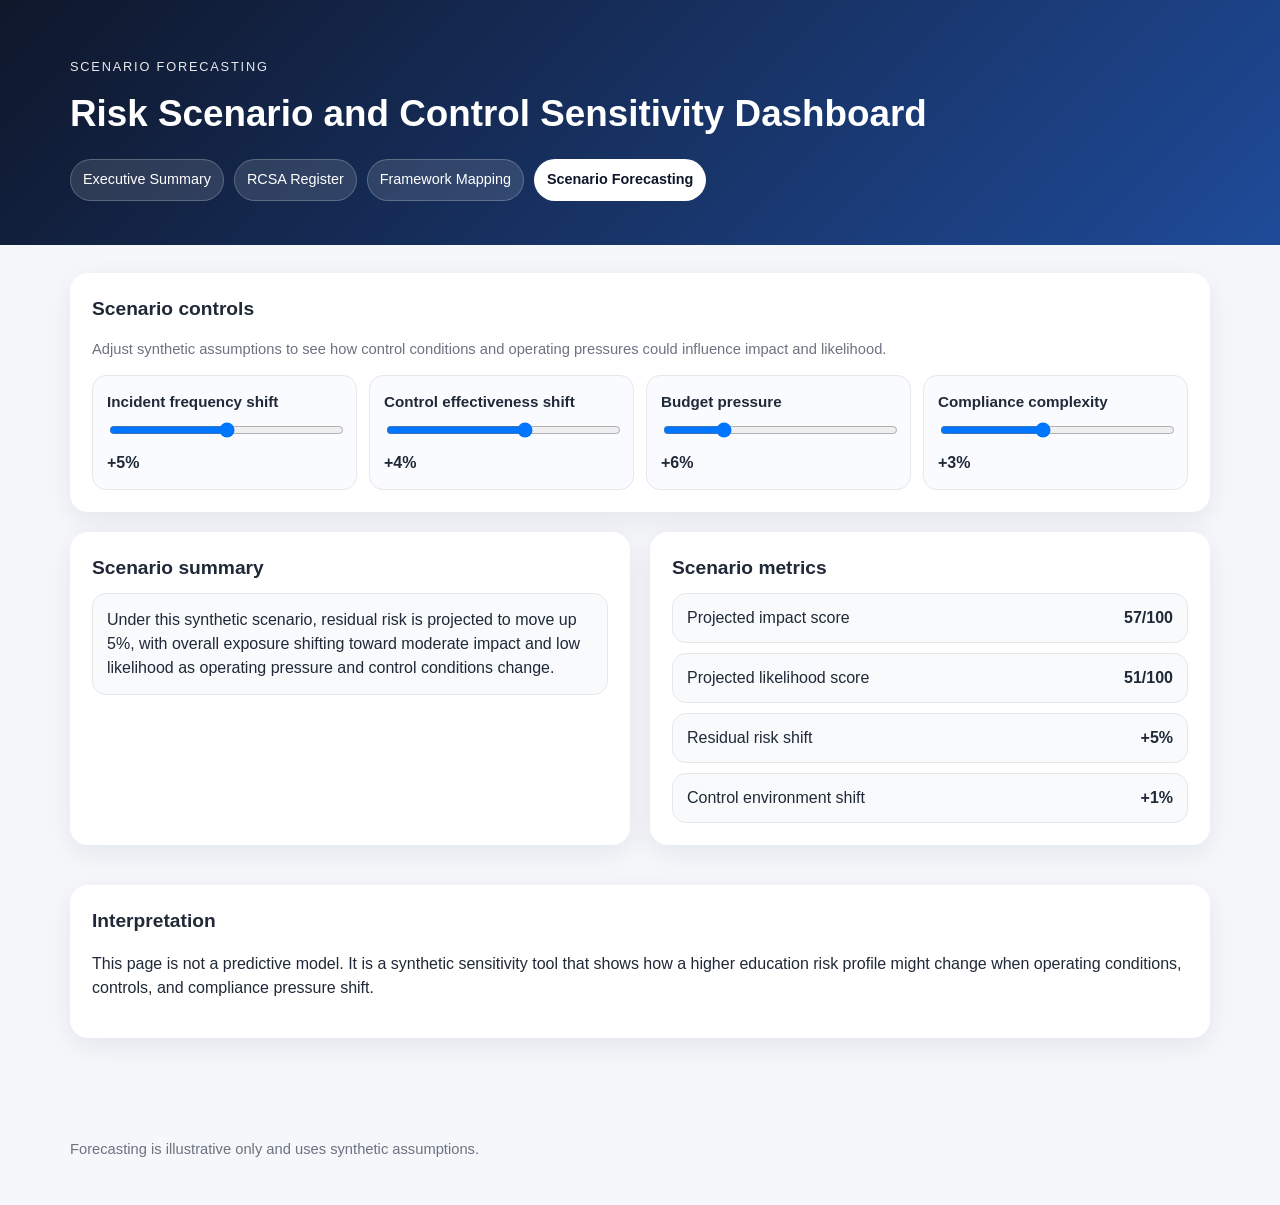
<file: forecast.html>
<!DOCTYPE html>
<html lang="en">
<head>
  <meta charset="UTF-8" />
  <meta name="viewport" content="width=device-width, initial-scale=1.0" />
  <title>Scenario Forecasting</title>
  <link rel="stylesheet" href="style.css" />
</head>
<body data-page="forecast">
  <header class="sub-hero">
    <div class="container">
      <p class="eyebrow">Scenario Forecasting</p>
      <h1>Risk Scenario and Control Sensitivity Dashboard</h1>
      <nav class="nav">
        <a href="index.html" class="nav-link">Executive Summary</a>
        <a href="register.html" class="nav-link">RCSA Register</a>
        <a href="framework.html" class="nav-link">Framework Mapping</a>
        <a href="forecast.html" class="nav-link active">Scenario Forecasting</a>
      </nav>
    </div>
  </header>

  <main class="container main-content">
    <section class="panel">
      <h2>Scenario controls</h2>
      <p class="muted">
        Adjust synthetic assumptions to see how control conditions and operating pressures could influence impact and likelihood.
      </p>

      <div class="slider-grid">
        <div class="slider-card">
          <label for="incidentShift">Incident frequency shift</label>
          <input type="range" id="incidentShift" min="-15" max="25" value="5" step="1" />
          <div class="slider-value" id="incidentShiftValue">+5%</div>
        </div>

        <div class="slider-card">
          <label for="controlShift">Control effectiveness shift</label>
          <input type="range" id="controlShift" min="-20" max="20" value="4" step="1" />
          <div class="slider-value" id="controlShiftValue">+4%</div>
        </div>

        <div class="slider-card">
          <label for="budgetStress">Budget pressure</label>
          <input type="range" id="budgetStress" min="0" max="25" value="6" step="1" />
          <div class="slider-value" id="budgetStressValue">+6%</div>
        </div>

        <div class="slider-card">
          <label for="complianceChange">Compliance complexity</label>
          <input type="range" id="complianceChange" min="-10" max="20" value="3" step="1" />
          <div class="slider-value" id="complianceChangeValue">+3%</div>
        </div>
      </div>
    </section>

    <section class="grid-2">
      <div class="panel">
        <h2>Scenario summary</h2>
        <p id="forecastSummary" class="summary-box"></p>
      </div>

      <div class="panel">
        <h2>Scenario metrics</h2>
        <div id="forecastMetrics" class="metric-list"></div>
      </div>
    </section>

    <section class="panel">
      <h2>Interpretation</h2>
      <p>
        This page is not a predictive model. It is a synthetic sensitivity tool that shows how a higher education
        risk profile might change when operating conditions, controls, and compliance pressure shift.
      </p>
    </section>
  </main>

  <footer class="footer">
    <div class="container">
      <p>Forecasting is illustrative only and uses synthetic assumptions.</p>
    </div>
  </footer>

  <script src="script.js"></script>
</body>
</html>
</file>
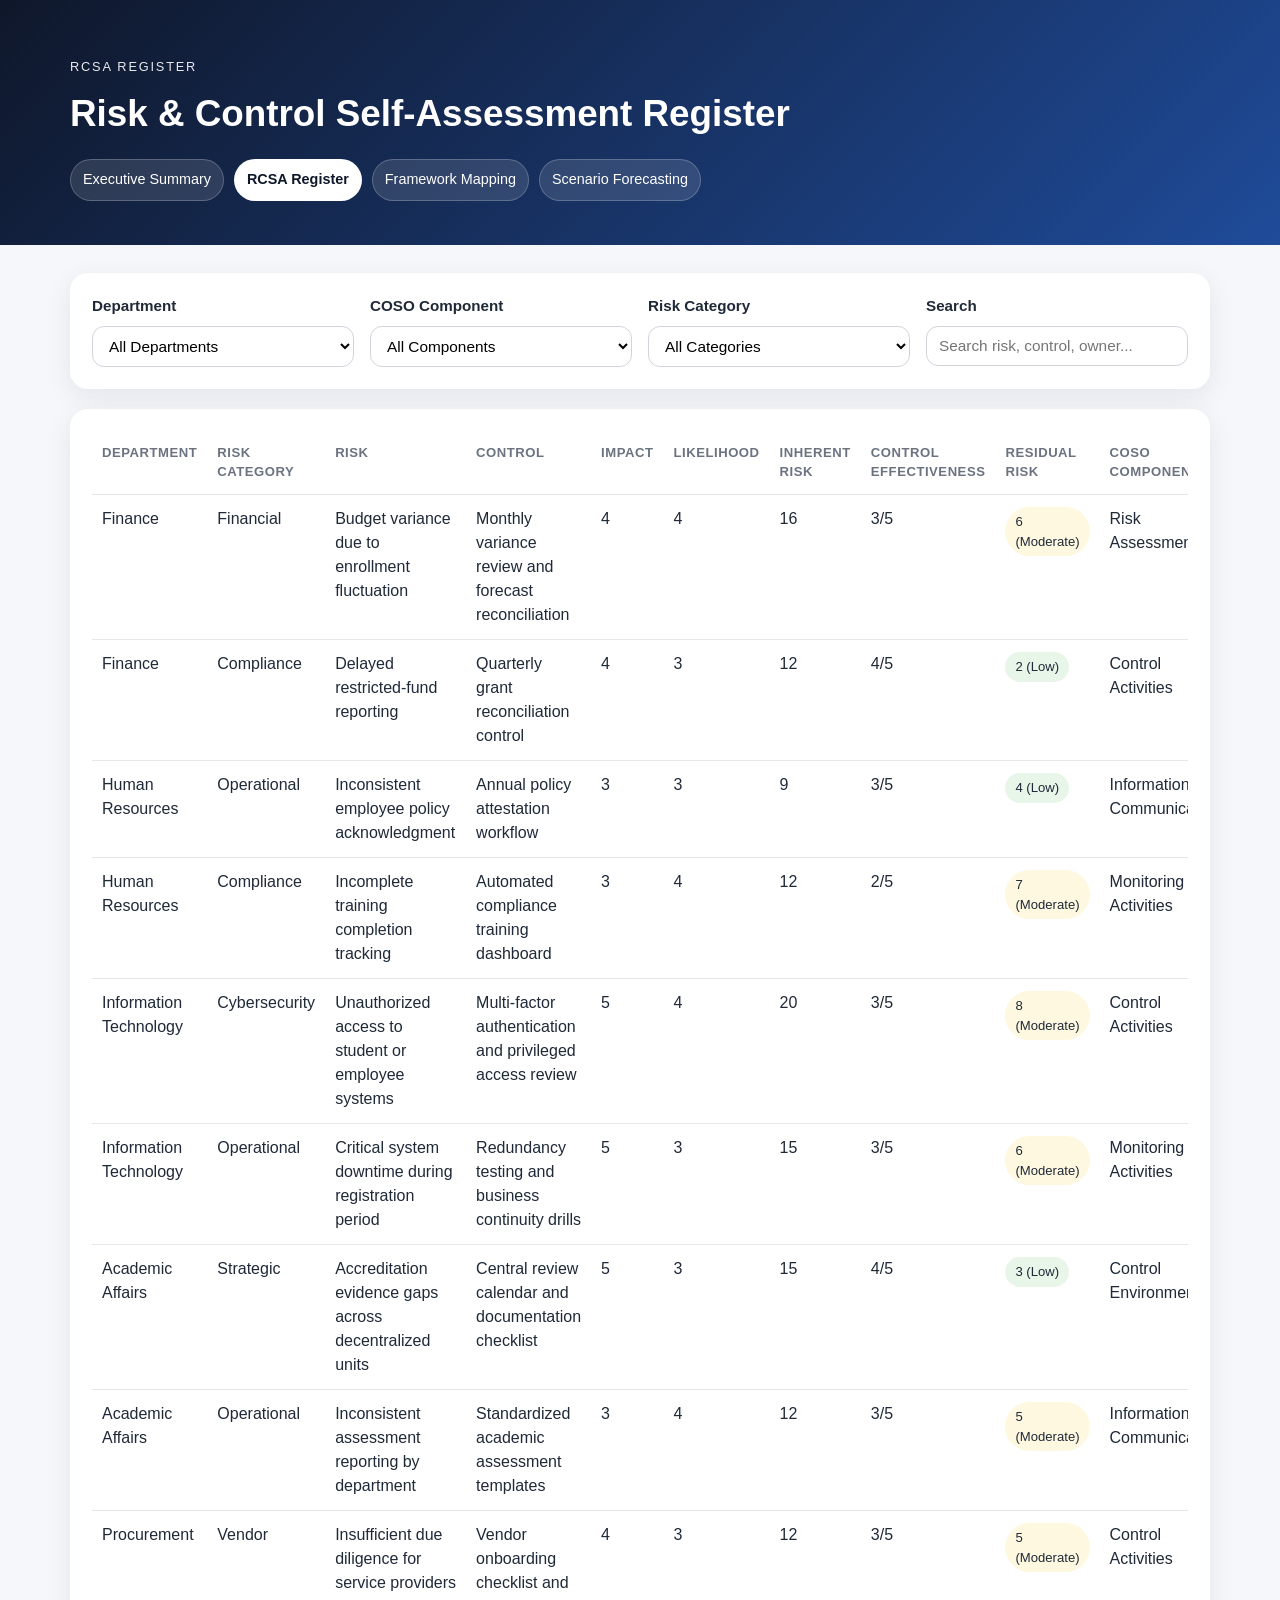
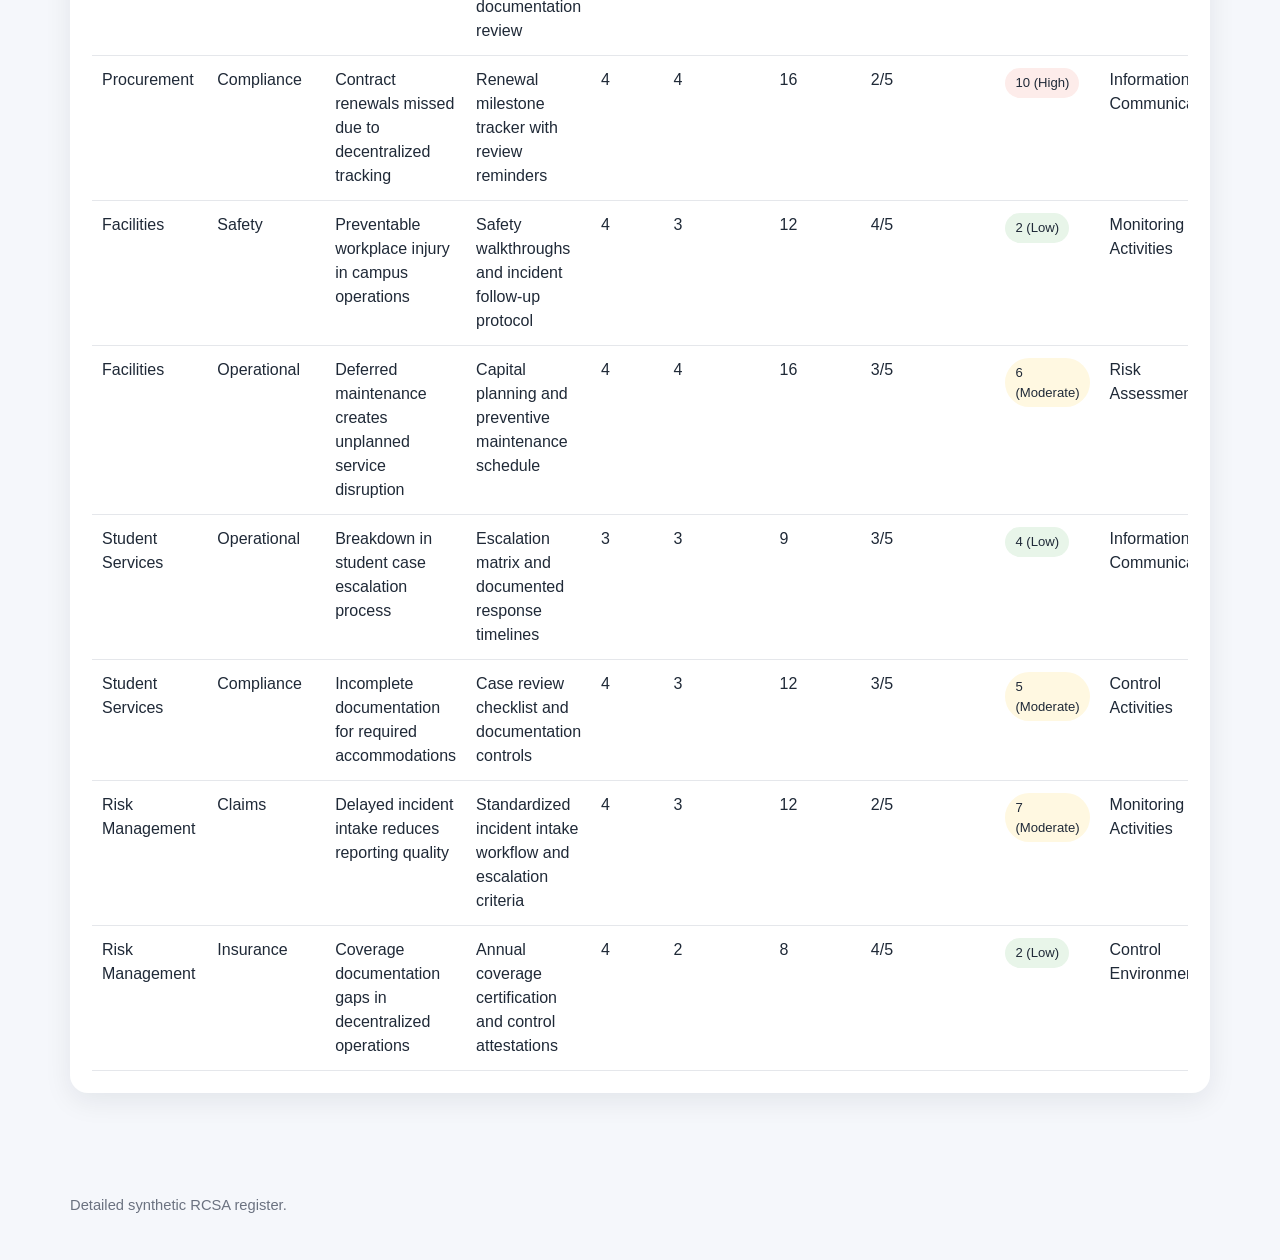
<file: register.html>
<!DOCTYPE html>
<html lang="en">
<head>
  <meta charset="UTF-8" />
  <meta name="viewport" content="width=device-width, initial-scale=1.0" />
  <title>RCSA Register</title>
  <link rel="stylesheet" href="style.css" />
</head>
<body data-page="register">
  <header class="sub-hero">
    <div class="container">
      <p class="eyebrow">RCSA Register</p>
      <h1>Risk & Control Self-Assessment Register</h1>
      <nav class="nav">
        <a href="index.html" class="nav-link">Executive Summary</a>
        <a href="register.html" class="nav-link active">RCSA Register</a>
        <a href="framework.html" class="nav-link">Framework Mapping</a>
        <a href="forecast.html" class="nav-link">Scenario Forecasting</a>
      </nav>
    </div>
  </header>

  <main class="container main-content">
    <section class="panel">
      <div class="filter-grid">
        <div class="filter-row">
          <label for="departmentFilter">Department</label>
          <select id="departmentFilter">
            <option value="All">All Departments</option>
          </select>
        </div>

        <div class="filter-row">
          <label for="cosoFilter">COSO Component</label>
          <select id="cosoFilter">
            <option value="All">All Components</option>
          </select>
        </div>

        <div class="filter-row">
          <label for="riskTypeFilter">Risk Category</label>
          <select id="riskTypeFilter">
            <option value="All">All Categories</option>
          </select>
        </div>

        <div class="filter-row">
          <label for="searchBox">Search</label>
          <input id="searchBox" type="search" placeholder="Search risk, control, owner..." />
        </div>
      </div>
    </section>

    <section class="panel">
      <div class="table-wrap">
        <table id="rcsaTable">
          <thead>
            <tr>
              <th>Department</th>
              <th>Risk Category</th>
              <th>Risk</th>
              <th>Control</th>
              <th>Impact</th>
              <th>Likelihood</th>
              <th>Inherent Risk</th>
              <th>Control Effectiveness</th>
              <th>Residual Risk</th>
              <th>COSO Component</th>
              <th>COSO Principle</th>
              <th>ISO Stage</th>
              <th>Owner</th>
              <th>Status</th>
            </tr>
          </thead>
          <tbody></tbody>
        </table>
      </div>
    </section>
  </main>

  <footer class="footer">
    <div class="container">
      <p>Detailed synthetic RCSA register.</p>
    </div>
  </footer>

  <script src="script.js"></script>
</body>
</html>
</file>
<file: style.css>
* {
  box-sizing: border-box;
}

:root {
  --bg: #f5f7fb;
  --panel: #ffffff;
  --text: #1f2937;
  --muted: #6b7280;
  --border: #e5e7eb;
  --accent: #1f4b99;
  --accent-dark: #0f172a;
  --accent-soft: #eef4ff;
  --shadow: 0 8px 28px rgba(15, 23, 42, 0.08);
  --radius: 18px;
}

body {
  margin: 0;
  font-family: Inter, Arial, Helvetica, sans-serif;
  background: var(--bg);
  color: var(--text);
  line-height: 1.5;
}

.container {
  max-width: 1180px;
  margin: 0 auto;
  padding: 0 20px;
}

.hero,
.sub-hero {
  background: linear-gradient(135deg, var(--accent-dark), var(--accent));
  color: white;
  padding: 44px 0;
}

.eyebrow {
  text-transform: uppercase;
  letter-spacing: 0.14em;
  font-size: 0.8rem;
  opacity: 0.9;
  margin-bottom: 10px;
}

h1 {
  margin: 0 0 12px 0;
  font-size: 2.3rem;
}

h2 {
  margin-top: 0;
  margin-bottom: 10px;
  font-size: 1.2rem;
}

h3 {
  margin-top: 0;
}

.hero-subtitle,
.hero-note {
  max-width: 900px;
}

.hero-note {
  opacity: 0.92;
}

.nav {
  display: flex;
  flex-wrap: wrap;
  gap: 10px;
  margin-top: 18px;
}

.nav-link {
  text-decoration: none;
  color: white;
  border: 1px solid rgba(255,255,255,0.22);
  background: rgba(255,255,255,0.12);
  padding: 9px 12px;
  border-radius: 999px;
  font-size: 0.9rem;
}

.nav-link.active {
  background: white;
  color: var(--accent-dark);
  font-weight: 600;
}

.main-content {
  padding: 28px 20px 48px;
}

.panel {
  background: var(--panel);
  border-radius: var(--radius);
  padding: 22px;
  box-shadow: var(--shadow);
  margin-bottom: 20px;
}

.intro-panel {
  margin-top: 0;
}

.callout {
  margin-top: 14px;
  background: var(--accent-soft);
  border-left: 4px solid var(--accent);
  padding: 12px 14px;
  border-radius: 12px;
}

.kpi-grid {
  display: grid;
  grid-template-columns: repeat(auto-fit, minmax(230px, 1fr));
  gap: 20px;
  margin-bottom: 20px;
}

.kpi-card {
  background: var(--panel);
  border-radius: var(--radius);
  padding: 20px;
  box-shadow: var(--shadow);
}

.kpi-label {
  font-size: 0.92rem;
  color: var(--muted);
  margin-bottom: 8px;
}

.kpi-value {
  font-size: 2rem;
  font-weight: 700;
}

.kpi-detail {
  margin-top: 8px;
  color: #4b5563;
  font-size: 0.92rem;
}

.grid-2,
.grid-3 {
  display: grid;
  gap: 20px;
  margin-bottom: 20px;
}

.grid-2 {
  grid-template-columns: repeat(auto-fit, minmax(320px, 1fr));
}

.grid-3 {
  grid-template-columns: repeat(auto-fit, minmax(240px, 1fr));
}

.metric-list,
.top-risk-list {
  display: grid;
  gap: 10px;
}

.metric-row,
.top-risk-card {
  border: 1px solid var(--border);
  background: #f8fafc;
  border-radius: 14px;
  padding: 12px 14px;
}

.metric-row {
  display: flex;
  justify-content: space-between;
  gap: 12px;
}

.summary-box {
  margin: 0;
  padding: 14px;
  border-radius: 14px;
  background: #f8fafc;
  border: 1px solid var(--border);
  font-size: 1rem;
}

.top-risk-card h3 {
  margin-bottom: 6px;
  font-size: 1rem;
}

.top-risk-meta {
  font-size: 0.92rem;
  color: var(--muted);
  margin-bottom: 8px;
}

.filter-grid {
  display: grid;
  grid-template-columns: repeat(auto-fit, minmax(230px, 1fr));
  gap: 16px;
}

.filter-row {
  display: flex;
  flex-direction: column;
  gap: 8px;
}

label {
  font-weight: 600;
  font-size: 0.95rem;
}

select,
input[type="search"] {
  width: 100%;
  border: 1px solid #d1d5db;
  border-radius: 12px;
  padding: 10px 12px;
  font-size: 0.96rem;
  background: white;
}

.table-wrap,
.mapping-table-wrap {
  overflow-x: auto;
}

table {
  width: 100%;
  border-collapse: collapse;
}

#rcsaTable {
  min-width: 1300px;
}

th,
td {
  text-align: left;
  padding: 12px 10px;
  border-bottom: 1px solid var(--border);
  vertical-align: top;
}

th {
  font-size: 0.82rem;
  text-transform: uppercase;
  letter-spacing: 0.04em;
  color: var(--muted);
}

.mapping-table th,
.mapping-table td {
  border-bottom: 1px solid var(--border);
}

.slider-grid {
  display: grid;
  grid-template-columns: repeat(auto-fit, minmax(230px, 1fr));
  gap: 12px;
}

.slider-card {
  border: 1px solid var(--border);
  border-radius: 14px;
  padding: 14px;
  background: #fafbff;
}

.slider-card input[type="range"] {
  width: 100%;
  margin-top: 8px;
}

.slider-value {
  margin-top: 6px;
  font-weight: 700;
}

.muted {
  color: var(--muted);
  font-size: 0.92rem;
}

.risk-pill,
.status-pill {
  display: inline-block;
  padding: 5px 10px;
  border-radius: 999px;
  font-size: 0.82rem;
  background: #f3f4f6;
}

.risk-low {
  background: #e8f5e9;
}

.risk-moderate {
  background: #fff8e1;
}

.risk-high {
  background: #fdecea;
}

.footer {
  padding: 18px 0 30px;
  color: var(--muted);
  font-size: 0.92rem;
}

@media (max-width: 720px) {
  h1 {
    font-size: 1.9rem;
  }
}
</file>
